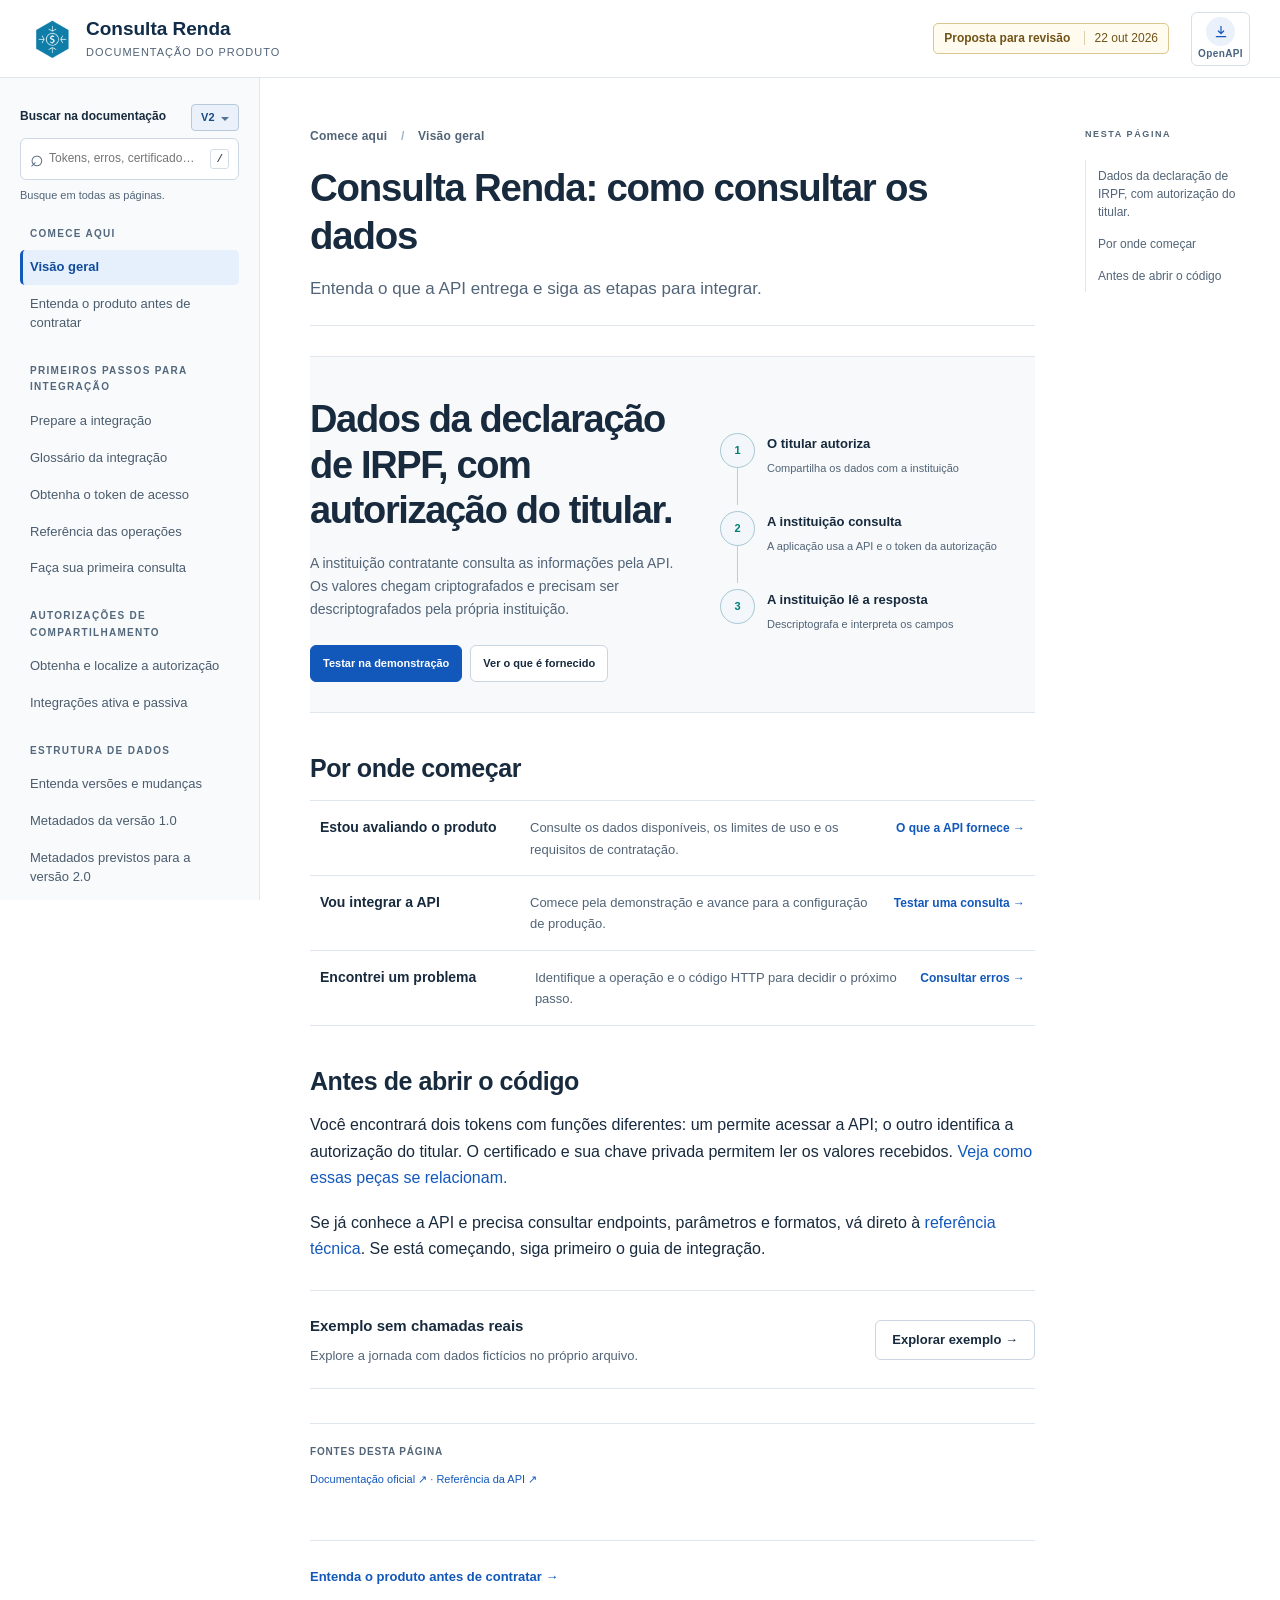
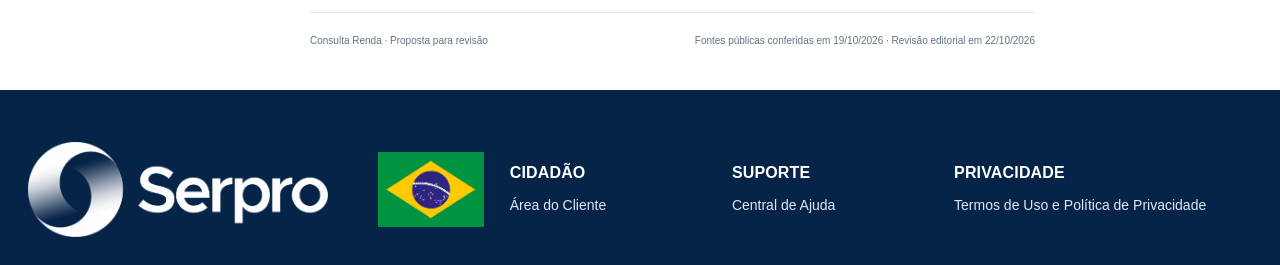
<file: index.html>
<!doctype html>
<html lang="pt-BR">
  <head>
    <meta charset="utf-8">
    <meta name="viewport" content="width=device-width, initial-scale=1">
    <meta http-equiv="refresh" content="0; url=Consulta_Renda_Documentacao_Proposta.html">
    <title>Consulta Renda · Produto e integração</title>
    <link rel="canonical" href="Consulta_Renda_Documentacao_Proposta.html">
  </head>
  <body>
    <p>Abrindo a documentação da Consulta Renda…</p>
    <p><a href="Consulta_Renda_Documentacao_Proposta.html">Acessar a documentação</a></p>
  </body>
</html>
</file>
